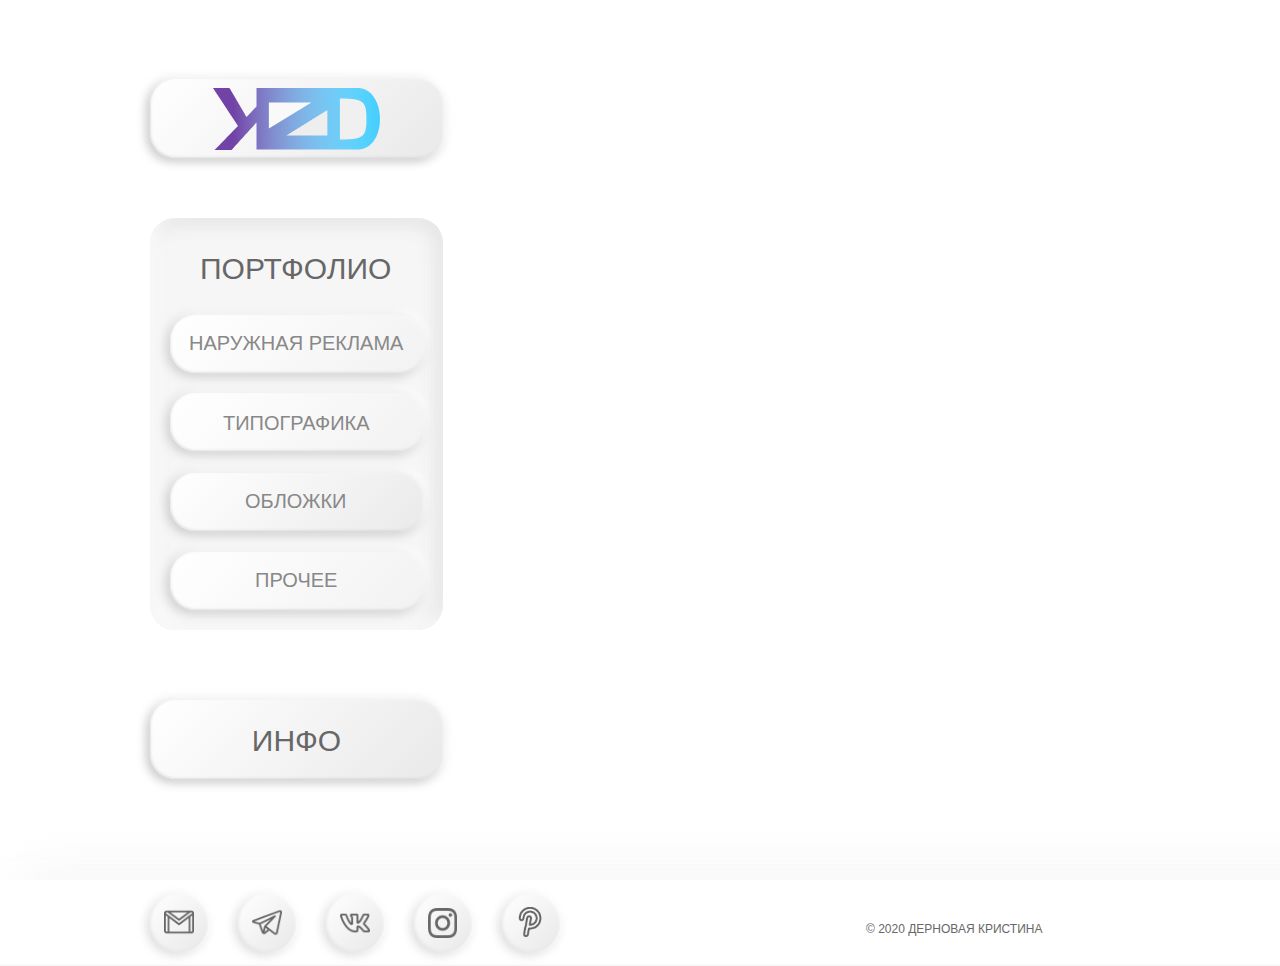
<file: index.html>
<!DOCTYPE html>
<html>

<head>
    <meta charset="UTF-8">
    <link rel="stylesheet" href="style.css">
    <title>DKN</title>
</head>

<body>
    <div class="frame classabsolute classframe1"></div>
    <div class="frame2 classabsolute classradius classbackgraungframe"></div>
    <div class="contactscircle1 classabsolute classcotact"></div>
    <div class="contactscircle2 classabsolute classcotact"></div>
    <div class="contactscircle3 classabsolute classcotact"></div>
    <div class="contactscircle4 classabsolute classcotact"></div>
    <div class="contactscircle5 classabsolute classcotact"></div>
    <div class="button_logo classabsolute classradius"></div>

    <div>
        <a href="https://mail.google.com/mail/u/1/?tab=wm&ogbl#inbox?compose=GTvVlcSBpDrvwdqbnnlllTJKnDpBwPzfsClJMpfDqgDpkxqCJtflRdjBhKRwcbFvnQnnChVMMPVKg"
            target="_blank"><img src="img/gmailser.png" class="contacts_gmail classabsolute"><img src="img/gmailklk.png"
                class="contacts_gmailklk classabsolute"></a>
        <a href="https://t.me/kastillo_digital" target="_blank"><img src="img/telegramser.png"
                class="contacts_telegram classabsolute"><img src="img/telegramklk.png" class="contacts_telegramklk classabsolute"></a>
        <a href="https://vk.com/kastillo" target="_blank"><img src="img/vkser.png" class="contacts_vk classabsolute"><img
                src="img/vkklk.png" class="contacts_vkklk classabsolute"></a>
        <a href="https://www.instagram.com/__kastillo__/?hl=ru" target="_blank"><img src="img/instagramser.png"
                class="contacts_instagram classabsolute"><img src="img/instagramklk.png" class="contacts_instagramklk classabsolute"></a>
        <a href="https://www.pinterest.ru/kristinakstll/_saved/" target="_blank"><img src="img/pinterestser.png"
                class="contacts_pinterest classabsolute"><img src="img/pinterestklk.png" class="contacts_pinterestklk classabsolute"></a>
    </div>

    <p><a class="portfolio classabsolute classsrial">ПОРТФОЛИО</a></p>
    <div class="button_nr classabsolute classradius"></div>
    <p><a href="nr.html" class="txt_nr classabsolute classsrial classtxtcolor8">НАРУЖНАЯ РЕКЛАМА</a></p>
    <div class="button_typography classabsolute classradius"></div>
    <p><a href="typography.html" class="txt_typography classabsolute classsrial classtxtcolor8">ТИПОГРАФИКА</a></p>
    <div class="button_covers classabsolute classradius"></div>
    <p><a href="covers.html" class="txt_covers classabsolute classsrial classtxtcolor8">ОБЛОЖКИ</a></p>
    <div class="button_other classabsolute classradius"></div>
    <p><a href="other.html" class="txt_other classabsolute classsrial classtxtcolor8">ПРОЧЕЕ</a></p>
    <div class="button_info classabsolute classradius"></div>
    <p><a href="info.html" class="txt_info classabsolute classsrial">ИНФО</a></p>

    <div>
        <a><img src="img/logoklk.png" class="logo_index classabsolute"></a>
        <a><img src="img/skilet_index.gif" class="gif_skilet_index classabsolute"></a>
    </div>

    <div class="copyrigh classabsolute classsrial">
        <p id="copyrigh">© 2020 ДЕРНОВАЯ КРИСТИНА</p>
    </div>
</body>
</file>
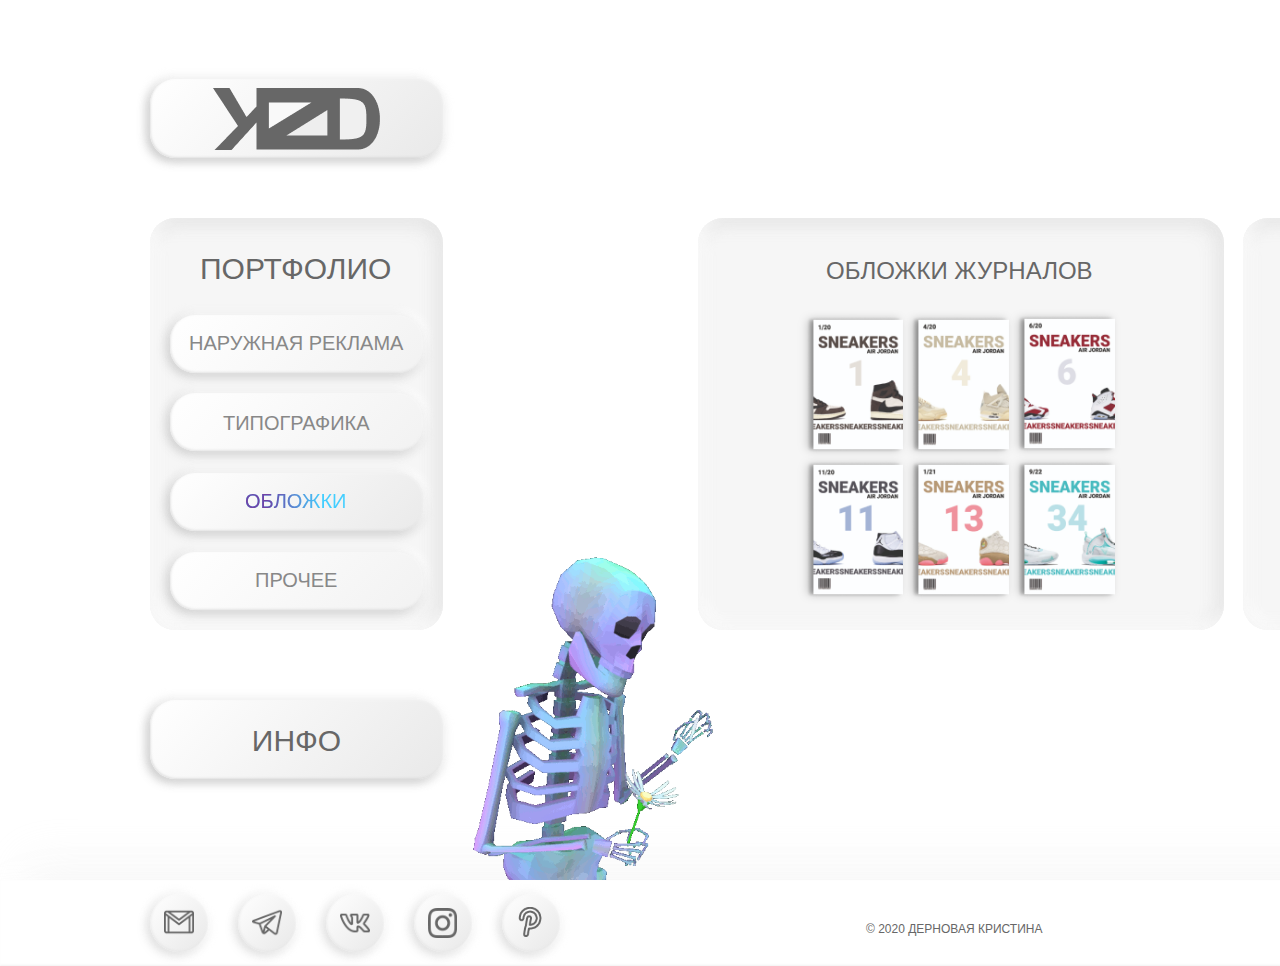
<file: covers.html>
<!DOCTYPE html>
<html>

<head>
    <meta charset="UTF-8">
    <link rel="stylesheet" href="style.css">
    <title>DKN</title>
</head>

<body>
    <div class="frame classabsolute classframe1"></div>
    <div class="frame2 classabsolute classradius classbackgraungframe"></div>
    <div class="frame3 classabsolute classradius classbackgraungframe"></div>
    <div class="frame4 classabsolute classradius classbackgraungframe"></div>
    <div class="contactscircle1 classabsolute classcotact"></div>
    <div class="contactscircle2 classabsolute classcotact"></div>
    <div class="contactscircle3 classabsolute classcotact"></div>
    <div class="contactscircle4 classabsolute classcotact"></div>
    <div class="contactscircle5 classabsolute classcotact"></div>
    <div class="button_logo classabsolute classradius"></div>

    <div>
        <a href="https://mail.google.com/mail/u/1/?tab=wm&ogbl#inbox?compose=GTvVlcSBpDrvwdqbnnlllTJKnDpBwPzfsClJMpfDqgDpkxqCJtflRdjBhKRwcbFvnQnnChVMMPVKg"
            target="_blank"><img src="img/gmailser.png" class="contacts_gmail classabsolute"><img src="img/gmailklk.png"
                class="contacts_gmailklk classabsolute"></a>
        <a href="https://t.me/kastillo_digital" target="_blank"><img src="img/telegramser.png"
                class="contacts_telegram classabsolute"><img src="img/telegramklk.png" class="contacts_telegramklk classabsolute"></a>
        <a href="https://vk.com/kastillo" target="_blank"><img src="img/vkser.png" class="contacts_vk classabsolute"><img
                src="img/vkklk.png" class="contacts_vkklk classabsolute"></a>
        <a href="https://www.instagram.com/__kastillo__/?hl=ru" target="_blank"><img src="img/instagramser.png"
                class="contacts_instagram classabsolute"><img src="img/instagramklk.png" class="contacts_instagramklk classabsolute"></a>
        <a href="https://www.pinterest.ru/kristinakstll/_saved/" target="_blank"><img src="img/pinterestser.png"
                class="contacts_pinterest classabsolute"><img src="img/pinterestklk.png" class="contacts_pinterestklk classabsolute"></a>
    </div>

    <p><a class="txt_magazine_covers classabsolute classsrial classtxtcolor12">ОБЛОЖКИ ЖУРНАЛОВ</a></p>
    <a><img src="img/post4.png" class="img_post4 classabsolute claccfilterimg scale"></a>
    <a><img src="img/post5.png" class="img_post5 classabsolute claccfilterimg scale"></a>
    <a><img src="img/post6.png" class="img_post6 classabsolute claccfilterimg scale"></a>
    <a><img src="img/post7.png" class="img_post7 classabsolute claccfilterimg scale"></a>
    <a><img src="img/post8.png" class="img_post8 classabsolute claccfilterimg scale"></a>
    <a><img src="img/post9.png" class="img_post9 classabsolute claccfilterimg scale"></a>
    <p><a class="txt_album_covers classabsolute classsrial classtxtcolor12">ОБЛОЖКИ АЛЬБОМОВ</a></p>
    <a><img src="img/post10.png" class="img_post10 classabsolute claccfilterimg scale"></a>
    <a><img src="img/post11.png" class="img_post11 classabsolute claccfilterimg scale"></a>
    <a><img src="img/post12.png" class="img_post12 classabsolute claccfilterimg scale"></a>
    <a><img src="img/post13.png" class="img_post13 classabsolute claccfilterimg scale"></a>

    <p><a class="portfolio classabsolute classsrial">ПОРТФОЛИО</a></p>
    <div class="button_nr classabsolute classradius"></div>
    <p><a href="nr.html" class="txt_nr classabsolute classsrial classtxtcolor8">НАРУЖНАЯ РЕКЛАМА</a></p>
    <div class="button_typography classabsolute classradius"></div>
    <p><a href="typography.html" class="txt_typography classabsolute classsrial classtxtcolor8">ТИПОГРАФИКА</a></p>
    <div class="button_covers classabsolute classradius"></div>
    <p><a href="covers.html" class="txt_covers_co classabsolute classsrial classtxtcolor8">ОБЛОЖКИ</a></p>
    <div class="button_other classabsolute classradius"></div>
    <p><a href="other.html" class="txt_other classabsolute classsrial classtxtcolor8">ПРОЧЕЕ</a></p>
    <div class="button_info classabsolute classradius"></div>
    <p><a href="info.html" class="txt_info classabsolute classsrial">ИНФО</a></p>

    <div>
        <a href="index.html"><img src="img/logoser.png" class="logo classabsolute"><img src="img/logoklk.png" class="logoklk classabsolute"></a>
        <a><img src="img/skilet_covers.gif" class="gif_skilet_covers classabsolute"></a>
    </div>

    <div class="copyrigh classabsolute classsrial">
        <p id="copyrigh">© 2020 ДЕРНОВАЯ КРИСТИНА</p>
    </div>
</body>
</file>
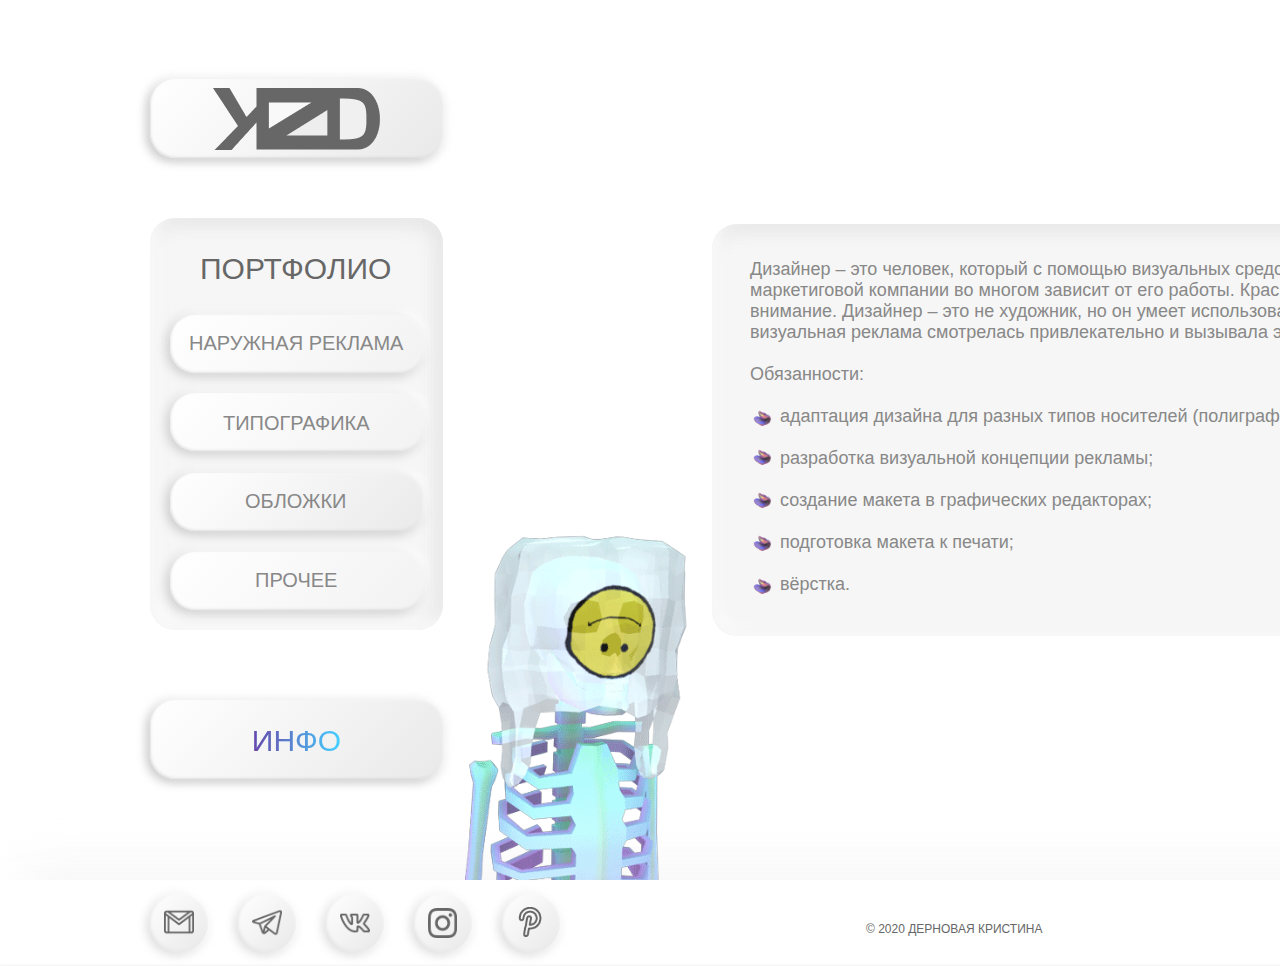
<file: info.html>
<!DOCTYPE html>
<html>

<head>
    <meta charset="UTF-8">
    <link rel="stylesheet" href="style.css">
    <title>DKN</title>
</head>

<body>
    <div class="frame classabsolute classframe1"></div>
    <div class="frame2 classabsolute classradius classbackgraungframe"></div>
    <div class="frame7 classabsolute classradius classbackgraungframe"></div>
    <div class="contactscircle1 classabsolute classcotact"></div>
    <div class="contactscircle2 classabsolute classcotact"></div>
    <div class="contactscircle3 classabsolute classcotact"></div>
    <div class="contactscircle4 classabsolute classcotact"></div>
    <div class="contactscircle5 classabsolute classcotact"></div>
    <div class="button_logo classabsolute classradius"></div>

    <div>
        <a href="https://mail.google.com/mail/u/1/?tab=wm&ogbl#inbox?compose=GTvVlcSBpDrvwdqbnnlllTJKnDpBwPzfsClJMpfDqgDpkxqCJtflRdjBhKRwcbFvnQnnChVMMPVKg"
            target="_blank"><img src="img/gmailser.png" class="contacts_gmail classabsolute"><img src="img/gmailklk.png"
                class="contacts_gmailklk classabsolute"></a>
        <a href="https://t.me/kastillo_digital" target="_blank"><img src="img/telegramser.png"
                class="contacts_telegram classabsolute"><img src="img/telegramklk.png" class="contacts_telegramklk classabsolute"></a>
        <a href="https://vk.com/kastillo" target="_blank"><img src="img/vkser.png" class="contacts_vk classabsolute"><img
                src="img/vkklk.png" class="contacts_vkklk classabsolute"></a>
        <a href="https://www.instagram.com/__kastillo__/?hl=ru" target="_blank"><img src="img/instagramser.png"
                class="contacts_instagram classabsolute"><img src="img/instagramklk.png" class="contacts_instagramklk classabsolute"></a>
        <a href="https://www.pinterest.ru/kristinakstll/_saved/" target="_blank"><img src="img/pinterestser.png"
                class="contacts_pinterest classabsolute"><img src="img/pinterestklk.png" class="contacts_pinterestklk classabsolute"></a>
    </div>

    <p><a class="txt_infos classabsolute classsrial classtxtcolor8 classtxtinfo">Дизайнер – это человек, который с помощью визуальных средств доносит до людей информацию о продукте. Успех маркетиговой компании во многом зависит от его работы. Красивая и необычная реклама обращает на себя внимание. Дизайнер – это не художник, но он умеет использовать художественные средства таким образом, чтобы визуальная реклама смотрелась привлекательно и вызывала эмоциональный отклик у покупателей.</a></p>
    <p><a class="txt_infos1 classabsolute classsrial classtxtcolor8 classtxtinfo">Обязанности:</a></p>
    <p><a class="txt_infos2 classabsolute classsrial classtxtcolor8 classtxtinfo">адаптация дизайна для разных типов носителей (полиграфии, баннеров, сувенирной продукции и т. д.);</a></p>
    <p><a class="txt_infos3 classabsolute classsrial classtxtcolor8 classtxtinfo">разработка визуальной концепции рекламы;</a></p>
    <p><a class="txt_infos4 classabsolute classsrial classtxtcolor8 classtxtinfo">создание макета в графических редакторах;</a></p>
    <p><a class="txt_infos5 classabsolute classsrial classtxtcolor8 classtxtinfo">подготовка макета к печати;</a></p>
    <p><a class="txt_infos6 classabsolute classsrial classtxtcolor8 classtxtinfo">вёрстка.</a></p> 
        </a></p>

    <p><a class="portfolio classabsolute classsrial">ПОРТФОЛИО</a></p>
    <div class="button_nr classabsolute classradius"></div>
    <p><a href="nr.html" class="txt_nr classabsolute classsrial classtxtcolor8">НАРУЖНАЯ РЕКЛАМА</a></p>
    <div class="button_typography classabsolute classradius"></div>
    <p><a href="typography.html" class="txt_typography classabsolute classsrial classtxtcolor8">ТИПОГРАФИКА</a></p>
    <div class="button_covers classabsolute classradius"></div>
    <p><a href="covers.html" class="txt_covers classabsolute classsrial classtxtcolor8">ОБЛОЖКИ</a></p>
    <div class="button_other classabsolute classradius"></div>
    <p><a href="other.html" class="txt_other classabsolute classsrial classtxtcolor8">ПРОЧЕЕ</a></p>
    <div class="button_info classabsolute classradius"></div>
    <p><a href="info.html" class="txt_info_in classabsolute classsrial">ИНФО</a></p>

    <div>
        <a href="index.html"><img src="img/logoser.png" class="logo classabsolute"><img src="img/logoklk.png" class="logoklk classabsolute"></a>
        <a><img src="img/skilet_info.gif" class="gif_skilet_info classabsolute"></a>
        <a><img src="img/dot.gif" class="gif_dot1 classabsolute"></a>
        <a><img src="img/dot.gif" class="gif_dot2 classabsolute"></a>
        <a><img src="img/dot.gif" class="gif_dot3 classabsolute"></a>
        <a><img src="img/dot.gif" class="gif_dot4 classabsolute"></a>
        <a><img src="img/dot.gif" class="gif_dot5 classabsolute"></a>
    </div>

    <div class="copyrigh classabsolute classsrial">
        <p id="copyrigh">© 2020 ДЕРНОВАЯ КРИСТИНА</p>
    </div>
</body>
</file>
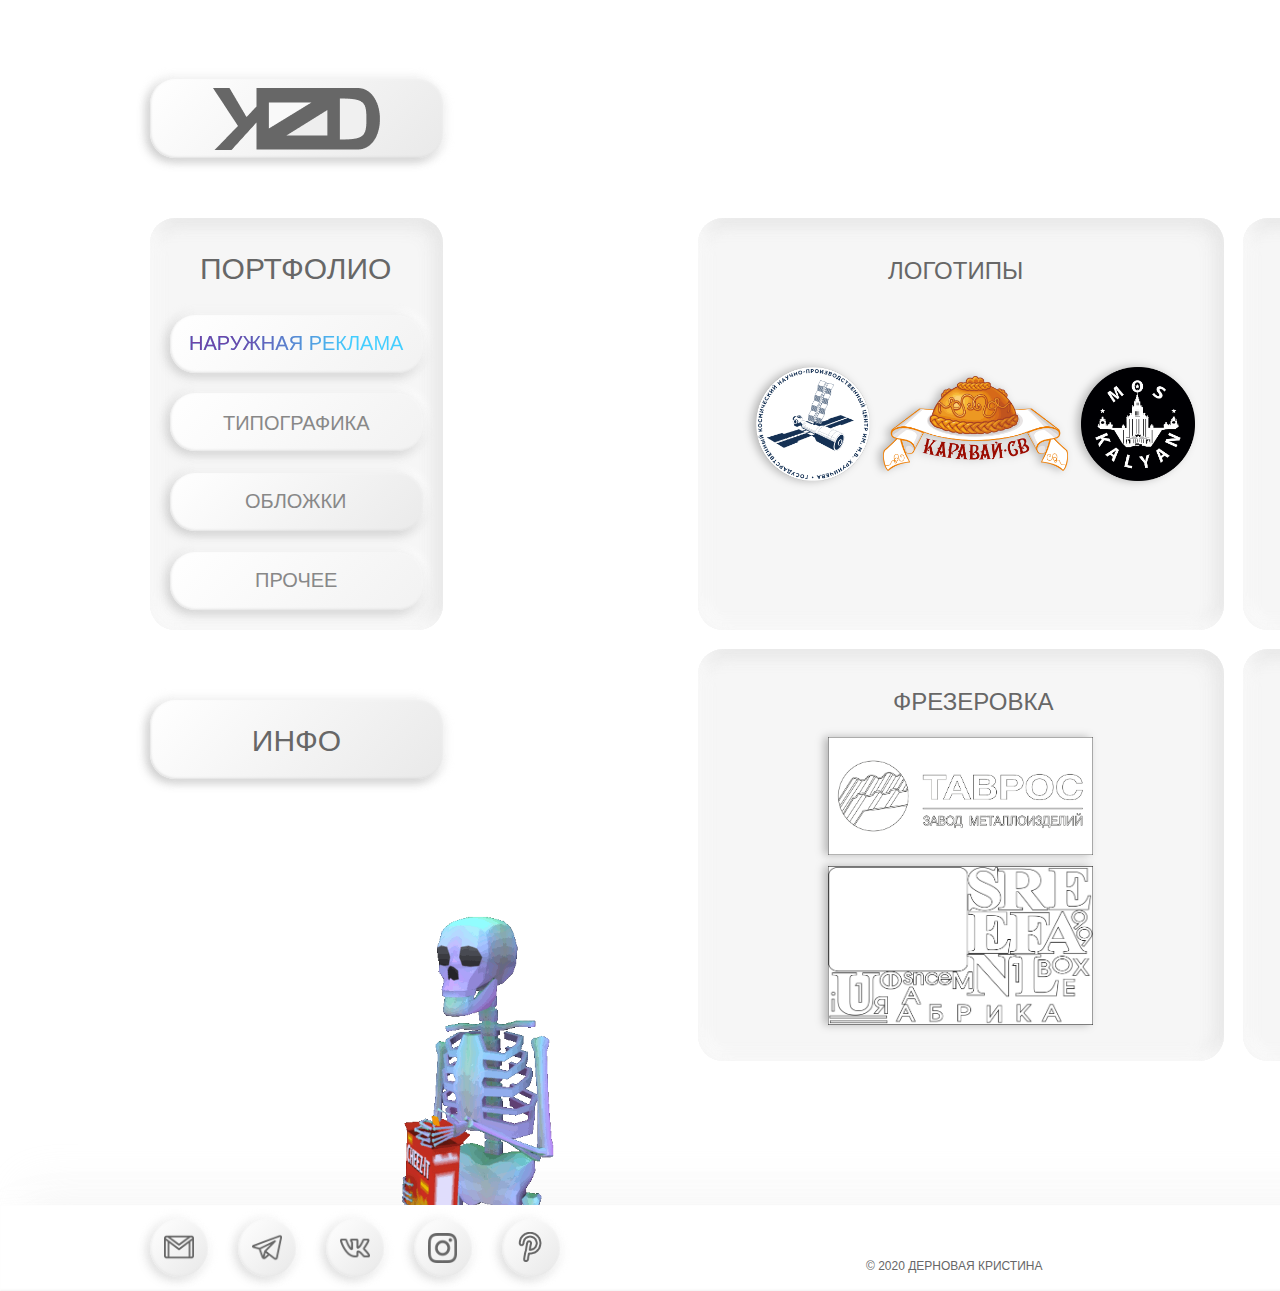
<file: nr.html>
<!DOCTYPE html>
<html>

<head>
    <meta charset="UTF-8">
    <link rel="stylesheet" href="style.css">
    <title>DKN</title>
</head>

<body>
    <div class="frame1 classabsolute classframe1"></div>
    <div class="frame2 classabsolute classradius classbackgraungframe"></div>
    <div class="frame3 classabsolute classradius classbackgraungframe"></div>
    <div class="frame4 classabsolute classradius classbackgraungframe"></div>
    <div class="frame5 classabsolute classradius classbackgraungframe"></div>
    <div class="frame6 classabsolute classradius classbackgraungframe"></div>
    <div class="contactscircle1_nr classcotactnr classcotact classabsolute"></div>
    <div class="contactscircle2_nr classcotactnr classcotact classabsolute"></div>
    <div class="contactscircle3_nr classcotactnr classcotact classabsolute"></div>
    <div class="contactscircle4_nr classcotactnr classcotact classabsolute"></div>
    <div class="contactscircle5_nr classcotactnr classcotact classabsolute"></div>
    <div class="button_logo classabsolute classradius"></div>

    <div>
        <a href="https://mail.google.com/mail/u/1/?tab=wm&ogbl#inbox?compose=GTvVlcSBpDrvwdqbnnlllTJKnDpBwPzfsClJMpfDqgDpkxqCJtflRdjBhKRwcbFvnQnnChVMMPVKg"
            target="_blank"><img src="img/gmailser.png" class="contacts_gmail_nr classabsolute"><img src="img/gmailklk.png"
                class="contacts_gmailklk_nr classabsolute"></a>
        <a href="https://t.me/kastillo_digital" target="_blank"><img src="img/telegramser.png"
                class="contacts_telegram_nr classabsolute"><img src="img/telegramklk.png" class="contacts_telegramklk_nr classabsolute"></a>
        <a href="https://vk.com/kastillo" target="_blank"><img src="img/vkser.png" class="contacts_vk_nr classabsolute"><img
                src="img/vkklk.png" class="contacts_vkklk_nr classabsolute"></a>
        <a href="https://www.instagram.com/__kastillo__/?hl=ru" target="_blank"><img src="img/instagramser.png"
                class="contacts_instagram_nr classabsolute"><img src="img/instagramklk.png" class="contacts_instagramklk_nr classabsolute"></a>
        <a href="https://www.pinterest.ru/kristinakstll/_saved/" target="_blank"><img src="img/pinterestser.png"
                class="contacts_pinterest_nr classabsolute"><img src="img/pinterestklk.png" class="contacts_pinterestklk_nr classabsolute"></a>
    </div>

    <p><a class="txt_logos classabsolute classsrial classtxtcolor12">ЛОГОТИПЫ</a></p>
    <a><img src="img/logos1.png" class="img_logos1 classabsolute claccfilterimg scale"></a>
    <a><img src="img/logos2.png" class="img_logos2 classabsolute claccfilterimg scale"></a>
    <a><img src="img/logos3.png" class="img_logos3 classabsolute claccfilterimg scale"></a>
    <p><a class="txt_plate classabsolute classsrial classtxtcolor12">ТАБЛИЧКИ</a></p>
    <a><img src="img/plate1.png" class="img_plate1 classabsolute claccfilterimg scale"></a>
    <a><img src="img/plate2.png" class="img_plate2 classabsolute claccfilterimg scale"></a>
    <p><a class="txt_frez classabsolute classsrial classtxtcolor12">ФРЕЗЕРОВКА</a></p>
    <a><img src="img/frez1.png" class="img_frez1 classabsolute claccfilterimg scale"></a>
    <a><img src="img/frez2.png" class="img_frez2 classabsolute claccfilterimg scale"></a>
    <p><a class="txt_letters classabsolute classsrial classtxtcolor12">ОБЪЕМНЫЕ БУКВЫ</a></p>
    <a><img src="img/letters1.png" class="img_letteres1 classabsolute claccfilterimg scale"></a>
    <a><img src="img/letters2.png" class="img_letteres2 classabsolute claccfilterimg scale"></a>
    <a><img src="img/letters3.png" class="img_letteres3 classabsolute claccfilterimg scale"></a>

    <p><a class="portfolio classabsolute classsrial">ПОРТФОЛИО</a></p>
    <div class="button_nr classabsolute classradius"></div>
    <p><a class="txt_nr_nr classabsolute classsrial classtxtcolor8">НАРУЖНАЯ РЕКЛАМА</a></p>
    <div class="button_typography classabsolute classradius"></div>
    <p><a href="typography.html" class="txt_typography classabsolute classsrial classtxtcolor8">ТИПОГРАФИКА</a></p>
    <div class="button_covers classabsolute classradius"></div>
    <p><a href="covers.html" class="txt_covers classabsolute classsrial classtxtcolor8">ОБЛОЖКИ</a></p>
    <div class="button_other classabsolute classradius"></div>
    <p><a href="other.html" class="txt_other classabsolute classsrial classtxtcolor8">ПРОЧЕЕ</a></p>
    <div class="button_info classabsolute classradius"></div>
    <p><a href="info.html" class="txt_info classabsolute classsrial">ИНФО</a></p>


    <div>
        <a href="index.html"><img src="img/logoser.png" class="logo classabsolute"><img src="img/logoklk.png" class="logoklk classabsolute"></a>
        <a><img src="img/skilet_nr.gif" class="gif_skilet_nr classabsolute"></a>
    </div>

    <div class="copyrigh_nr">
        <p id="copyrigh_nr">© 2020 ДЕРНОВАЯ КРИСТИНА</p>
    </div>
</body>
</file>
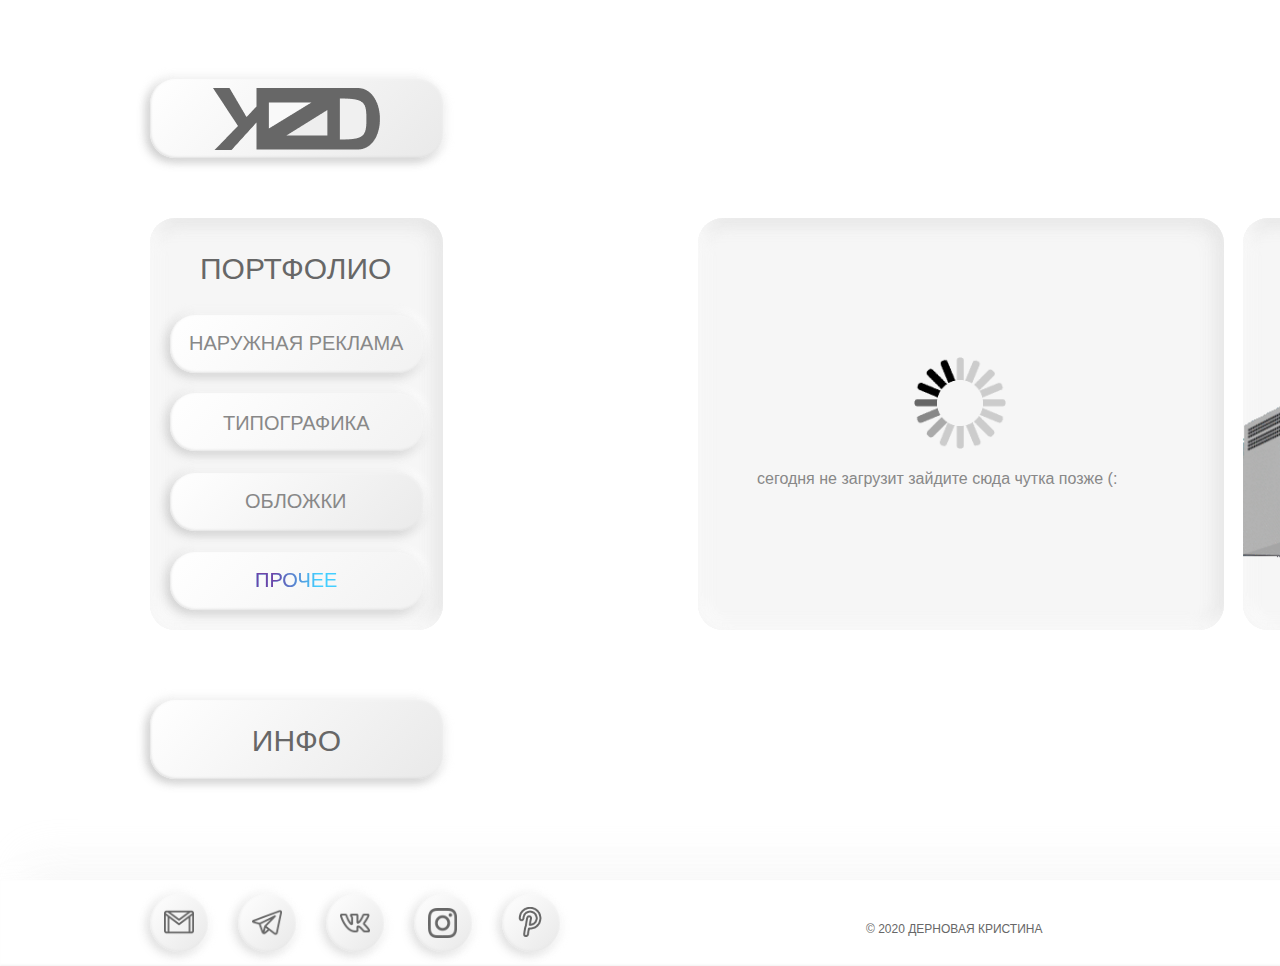
<file: other.html>
<!DOCTYPE html>
<html>

<head>
    <meta charset="UTF-8">
    <link rel="stylesheet" href="style.css">
    <title>DKN</title>
</head>

<body>
    <div class="frame classabsolute classframe1"></div>
    <div class="frame2 classabsolute classradius classbackgraungframe"></div>
    <div class="frame3 classabsolute classradius classbackgraungframe"></div>
    <div class="frame4 classabsolute classradius classbackgraungframe"></div>
    <div class="contactscircle1 classabsolute classcotact"></div>
    <div class="contactscircle2 classabsolute classcotact"></div>
    <div class="contactscircle3 classabsolute classcotact"></div>
    <div class="contactscircle4 classabsolute classcotact"></div>
    <div class="contactscircle5 classabsolute classcotact"></div>
    <div class="button_logo classabsolute classradius"></div>

    <div>
        <a href="https://mail.google.com/mail/u/1/?tab=wm&ogbl#inbox?compose=GTvVlcSBpDrvwdqbnnlllTJKnDpBwPzfsClJMpfDqgDpkxqCJtflRdjBhKRwcbFvnQnnChVMMPVKg"
            target="_blank"><img src="img/gmailser.png" class="contacts_gmail classabsolute"><img src="img/gmailklk.png"
                class="contacts_gmailklk classabsolute"></a>
        <a href="https://t.me/kastillo_digital" target="_blank"><img src="img/telegramser.png"
                class="contacts_telegram classabsolute"><img src="img/telegramklk.png" class="contacts_telegramklk classabsolute"></a>
        <a href="https://vk.com/kastillo" target="_blank"><img src="img/vkser.png" class="contacts_vk classabsolute"><img
                src="img/vkklk.png" class="contacts_vkklk classabsolute"></a>
        <a href="https://www.instagram.com/__kastillo__/?hl=ru" target="_blank"><img src="img/instagramser.png"
                class="contacts_instagram classabsolute"><img src="img/instagramklk.png" class="contacts_instagramklk classabsolute"></a>
        <a href="https://www.pinterest.ru/kristinakstll/_saved/" target="_blank"><img src="img/pinterestser.png"
                class="contacts_pinterest classabsolute"><img src="img/pinterestklk.png" class="contacts_pinterestklk classabsolute"></a>
    </div>

    <p><a class="portfolio classabsolute classsrial">ПОРТФОЛИО</a></p>
    <div class="button_nr classabsolute classradius"></div>
    <p><a href="nr.html" class="txt_nr classabsolute classsrial classtxtcolor8">НАРУЖНАЯ РЕКЛАМА</a></p>
    <div class="button_typography classabsolute classradius"></div>
    <p><a href="typography.html" class="txt_typography classabsolute classsrial classtxtcolor8">ТИПОГРАФИКА</a></p>
    <div class="button_covers classabsolute classradius"></div>
    <p><a href="covers.html" class="txt_covers classabsolute classsrial classtxtcolor8">ОБЛОЖКИ</a></p>
    <div class="button_other classabsolute classradius"></div>
    <p><a href="other.html" class="txt_other_ot classabsolute classsrial classtxtcolor8">ПРОЧЕЕ</a></p>
    <div class="button_info classabsolute classradius"></div>
    <p><a href="info.html" class="txt_info classabsolute classsrial">ИНФО</a></p>
    <p><a class="txt_loang classabsolute classsrial classtxtcolor8">сегодня не загрузит зайдите сюда чутка позже (:</a></p>
    <div>
        <a href="index.html"><img src="img/logoser.png" class="logo classabsolute"><img src="img/logoklk.png" class="logoklk classabsolute"></a>
        <a><img src="img/skilet_other.gif" class="gif_skilet_other classabsolute classradius"></a>
        <a><img src="img/loang.gif" class="loang classabsolute"></a>
    </div>

    <div class="copyrigh classabsolute classsrial">
        <p id="copyrigh">© 2020 ДЕРНОВАЯ КРИСТИНА</p>
    </div>
</body>
</file>
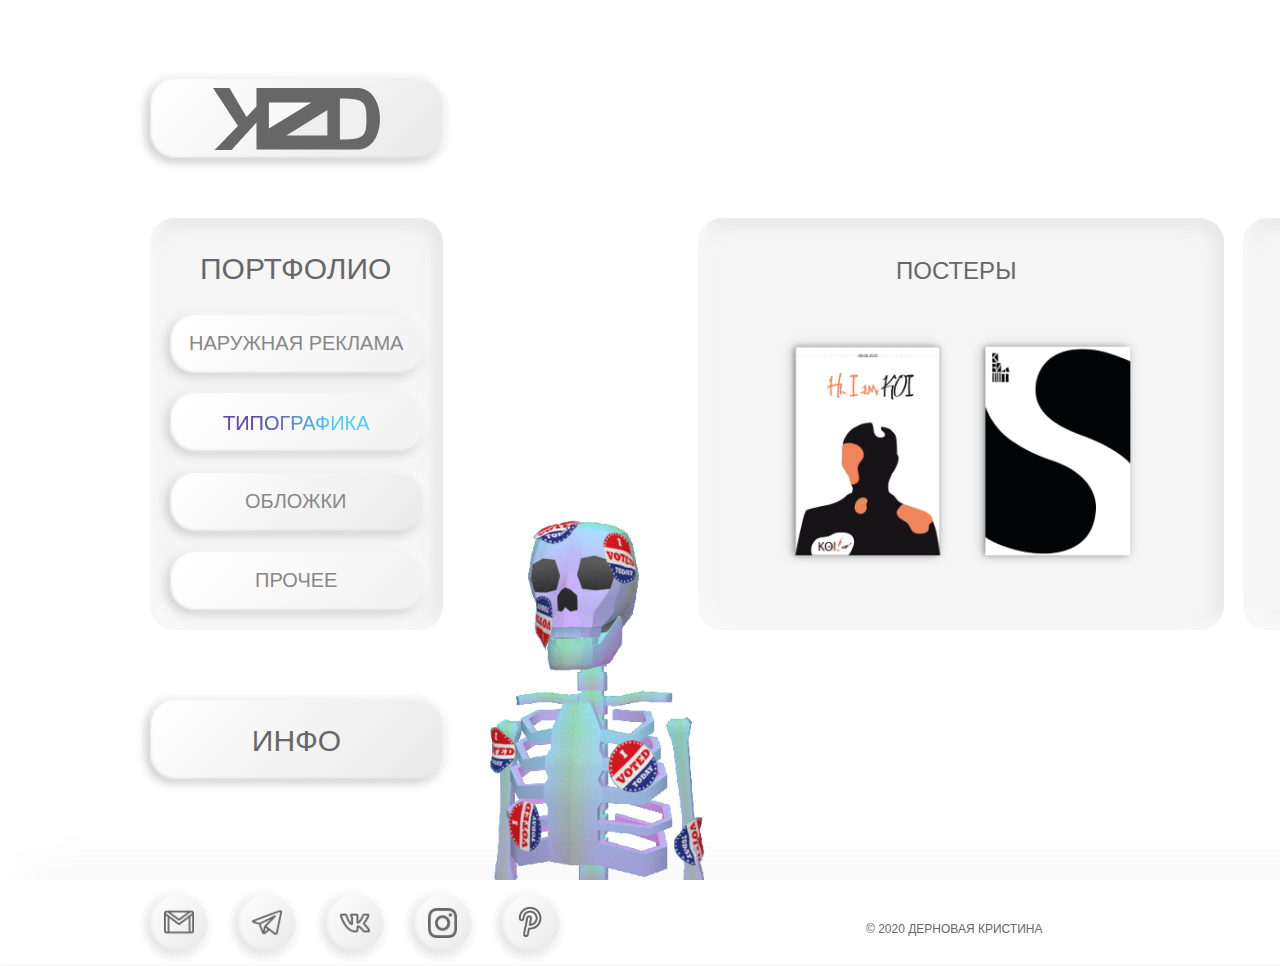
<file: typography.html>
<!DOCTYPE html>
<html>

<head>
    <meta charset="UTF-8">
    <link rel="stylesheet" href="style.css">
    <title>DKN</title>
</head>

<body>
    <div class="frame classabsolute classframe1"></div>
    <div class="frame2 classabsolute classradius classbackgraungframe"></div>
    <div class="frame3 classabsolute classradius classbackgraungframe"></div>
    <div class="frame4 classabsolute classradius classbackgraungframe"></div>
    <div class="contactscircle1 classabsolute classcotact"></div>
    <div class="contactscircle2 classabsolute classcotact"></div>
    <div class="contactscircle3 classabsolute classcotact"></div>
    <div class="contactscircle4 classabsolute classcotact"></div>
    <div class="contactscircle5 classabsolute classcotact"></div>
    <div class="button_logo classabsolute classradius"></div>

    <div>
        <a href="https://mail.google.com/mail/u/1/?tab=wm&ogbl#inbox?compose=GTvVlcSBpDrvwdqbnnlllTJKnDpBwPzfsClJMpfDqgDpkxqCJtflRdjBhKRwcbFvnQnnChVMMPVKg"
            target="_blank"><img src="img/gmailser.png" class="contacts_gmail classabsolute"><img src="img/gmailklk.png"
                class="contacts_gmailklk classabsolute"></a>
        <a href="https://t.me/kastillo_digital" target="_blank"><img src="img/telegramser.png"
                class="contacts_telegram classabsolute"><img src="img/telegramklk.png" class="contacts_telegramklk classabsolute"></a>
        <a href="https://vk.com/kastillo" target="_blank"><img src="img/vkser.png" class="contacts_vk classabsolute"><img
                src="img/vkklk.png" class="contacts_vkklk classabsolute"></a>
        <a href="https://www.instagram.com/__kastillo__/?hl=ru" target="_blank"><img src="img/instagramser.png"
                class="contacts_instagram classabsolute"><img src="img/instagramklk.png" class="contacts_instagramklk classabsolute"></a>
        <a href="https://www.pinterest.ru/kristinakstll/_saved/" target="_blank"><img src="img/pinterestser.png"
                class="contacts_pinterest classabsolute"><img src="img/pinterestklk.png" class="contacts_pinterestklk classabsolute"></a>
    </div>

    <p><a class="txt_poster classabsolute classsrial classtxtcolor12">ПОСТЕРЫ</a></p>
    <a><img src="img/post1.png" class="img_post1 classabsolute scale"></a>
    <a><img src="img/post2.png" class="img_post2 classabsolute scale"></a>
    <p><a class="txt_postcards classabsolute classsrial classtxtcolor12">АНИМИРОВАННЫЕ ОТКРЫТКИ</a></p>
    <a><img src="img/post3.gif" class="img_post3 classabsolute scale"></a>
    <a><img src="img/post14.gif" class="img_post14 classabsolute scale"></a>

    <p><a class="portfolio classabsolute classsrial">ПОРТФОЛИО</a></p>
    <div class="button_nr classabsolute classradius"></div>
    <p><a href="nr.html" class="txt_nr classabsolute classsrial classtxtcolor8">НАРУЖНАЯ РЕКЛАМА</a></p>
    <div class="button_typography classabsolute classradius"></div>
    <p><a href="typography.html" class="txt_typography_ty classabsolute classsrial classtxtcolor8">ТИПОГРАФИКА</a></p>
    <div class="button_covers classabsolute classradius"></div>
    <p><a href="covers.html" class="txt_covers classabsolute classsrial classtxtcolor8">ОБЛОЖКИ</a></p>
    <div class="button_other classabsolute classradius"></div>
    <p><a href="other.html" class="txt_other classabsolute classsrial classtxtcolor8">ПРОЧЕЕ</a></p>
    <div class="button_info classabsolute classradius"></div>
    <p><a href="info.html" class="txt_info classabsolute classsrial">ИНФО</a></p>

    <div>
        <a href="index.html"><img src="img/logoser.png" class="logo classabsolute"><img src="img/logoklk.png" class="logoklk classabsolute"></a>
        <a><img src="img/skilet_typography.gif" class="gif_skilet_typography classabsolute"></a>
    </div>

    <div class="copyrigh classabsolute classsrial">
        <p id="copyrigh">© 2020 ДЕРНОВАЯ КРИСТИНА</p>
    </div>
</body>
</file>
<file: style.css>
.classabsolute {
        position: absolute;
    }
    .classsrial {
        font-family: Arial;
        font-style: normal;
        font-weight: normal;
    }
    .classradius {
        border-radius: 25px;
    }
    .classbackgraungframe {
        background: #F6F6F6;
        box-shadow: inset 7px 7px 14px rgba(229, 229, 229, 0.2), inset -7px -7px 14px rgba(229, 229, 229, 0.2), inset 7px -7px 14px rgba(255, 255, 255, 0.9), inset -7px 7px 18px rgba(229, 229, 229, 0.9);
    }
    .classtxtcolor8 {
        color: #888888;
    }
    .claccfilterimg {
        filter: drop-shadow(-4px 0px 4px rgba(0, 0, 0, 0.25));
    }
    .classcotact {
        background: linear-gradient(135deg, #FFFFFF 0%, #E8E8E8 100%);
        box-shadow: 4px 4px 8px rgba(224, 224, 224, 0.2), -4px -4px 8px rgba(224, 224, 224, 0.2), 4px -4px 8px rgba(255, 255, 255, 0.9), -4px 4px 10px rgba(224, 224, 224, 0.9), inset -1px 1px 2px rgba(255, 255, 255, 0.3), inset 1px -1px 2px rgba(224, 224, 224, 0.5);
        border-radius: 100px;
    }
    .classcotactnr {
        top: 1219px;
    }
    .classframe1 {
        background: #FFFFFF;
        box-shadow: -23px 23px 46px rgba(231, 231, 231, 0.2), 23px -23px 46px rgba(231, 231, 231, 0.2), -23px -23px 46px rgba(255, 255, 255, 0.9), 23px 23px 58px rgba(231, 231, 231, 0.9), inset 1px 1px 2px rgba(255, 255, 255, 0.3), inset -1px -1px 2px rgba(231, 231, 231, 0.5);
        height: 86px;
        left: 0px;
    }
    .classtxtinfo {
        line-height: 21px;
        font-size: 18px;
    }
    .classtxtcolor12 {
        font-size: 24px;
        line-height: 28px;
        color: #676767;
    }
    .scale {
        transition: all 1s ease-out;
        
    }
    .scale:hover {
        transform:scale(1.7);
        z-index: 1;
        position: absolute;
    }
    .frame {
        width: 1920px;
        top: 880px;  
    }
    .frame1 {
        width: 1903px;
        top: 1205px; 
        
    }
    .frame2 {
        width: 293px;
        height: 412px;
        left: 150px;
        top: 218px;
    }
    .frame3 {
        width: 526px;
        height: 412px;
        left: 698px;
        top: 218px;
    }
    .frame4 {
        width: 526px;
        height: 412px;
        left: 1243px;
        top: 218px;
    }
    .frame5 {
        width: 526px;
        height: 412px;
        left: 698px;
        top: 649px;
    }
    .frame6 {
        width: 526px;
        height: 412px;
        left: 1243px;
        top: 649px;
    }
    .frame7 {
        width: 1072px;
        height: 412px;
        left: 712px;
        top: 224px;
    }
    .txt_infos {
        width: 997px;
        height: 370px;
        left: 750px;
        top: 259px;
    }
    .txt_infos1{
        width: 120px;
        height: 27px;
        left: 750px;
        top: 364px;
    }
    .txt_infos2{
        width: 874px;
        height: 25px;
        left: 780px;
        top: 406px;
    }
    .txt_infos3 {
        width: 388px;
        height: 25px;
        left: 780px;
        top: 448px;
    }
    .txt_infos4 {
        width: 394px;
        height: 23px;
        left: 780px;
        top: 490px;
    }
    .txt_infos5 {
        width: 242px;
        height: 27px;
        left: 780px;
        top: 532px;
    }
    .txt_infos6 {
        width: 90px;
        height: 24px;
        left: 780px;
        top: 574px;
    }
    .txt_logos {
        width: 144px;
        height: 32px;
        left: 888px;
        top: 257px;
        
    }
    .txt_plate {
        width: 105px;
        height: 32px;
        left: 1454px;
        top: 257px;
        
    }
    .txt_frez {
        width: 165px;
        height: 32px;
        left: 893px;
        top: 688px;
        
    }
    .txt_letters {
        width: 233px;
        height: 32px;
        left: 1405px;
        top: 688px;
        
    }
    .txt_poster {
        width: 129px;
        height: 32px;
        left: 896px;
        top: 257px;
        
    }
    .txt_postcards {
        width: 366px;
        height: 32px;
        left: 1323px;
        top: 257px;
        
    }
    .txt_magazine_covers {
        width: 269px;
        height: 32px;
        left: 826px;
        top: 257px;
        
    }
    .txt_album_covers {
        width: 269px;
        height: 32px;
        left: 1372px;
        top: 257px;
        
    }
    .img_logos1 {
        width: 114px;
        height: 114px;
        left: 756px;
        top: 367px;
    }
    .img_logos2 {
        width: 185px;
        height: 95px;
        left: 883px;
        top: 376px;
    }
    .img_logos3 {
        width: 114px;
        height: 114px;
        left: 1081px;
        top: 367px;
    }
    .img_plate1 {
        width: 168px;
        height: 246px;
        left: 1330px;
        top: 318px;
    }
    .img_plate2 {
        width: 175px;
        height: 246px;
        left: 1537px;
        top: 318px;
    }
    .img_frez1 {
        width: 265px;
        height: 118px;
        left: 828px;
        top: 737px;
    }
    .img_frez2 {
        width: 265px;
        height: 159px;
        left: 828px;
        top: 866px;
    }
    .img_letteres1{
        width: 378px;
        height: 48px;
        left: 1332px;
        top: 737px;
    }
    .img_letteres2 {
        width: 384px;
        height: 43px;
        left: 1329px;
        top: 823px;
    }
    .img_letteres3 {
        width: 380px;
        height: 103px;
        left: 1331px;
        top: 904px;
    }
    .img_post1 {
        width: 156px;
        height: 220px;
        left: 788px;
        top: 341px;
        filter: drop-shadow(-2px 0px 6px rgba(0, 0, 0, 0.25));
    }
    .img_post2 {
        width: 156px;
        height: 220px;
        left: 978px;
        top: 341px;
        filter: drop-shadow(-2px 0px 6px rgba(0, 0, 0, 0.25));
    }
    .img_post3 {
        width: 123px;
        height: 220px;
        left: 1345px;
        top: 341px;
        filter: drop-shadow(-2px 0px 6px rgba(0, 0, 0, 0.25));
    }
    .img_post4 {
        width: 97px;
        height: 137px;
        left: 806px;
        top: 316px;
    }
    .img_post5{
        width: 98px;
        height: 137px;
        left: 911px;
        top: 316px;
    }
    .img_post6 {
        width: 98px;
        height: 137px;
        left: 1017px;
        top: 315px;
    }
    .img_post7 {
        width: 97px;
        height: 137px;
        left: 806px;
        top: 461px;
    }
    .img_post8 {
        width: 98px;
        height: 137px;
        left: 911px;
        top: 461px;
    }
    .img_post9 {
        width: 98px;
        height: 137px;
        left: 1017px;
        top: 461px;
    }
    .img_post10 {
        width: 130px;
        height: 132px;
        left: 1327px;
        top: 316px;
    }
    .img_post11 {
        width: 222px;
        height: 149px;
        left: 1464px;
        top: 313px;
    }
    .img_post12 {
        width: 130px;
        height: 130px;
        left: 1327px;
        top: 469px;
    }
    .img_post13 {
        width: 210px;
        height: 131px;
        left: 1476px;
        top: 468px;
    }
    .img_post14 {
        width: 124px;
        height: 220px;
        left: 1543px;
        top: 341px;
        filter: drop-shadow(-2px 0px 6px rgba(0, 0, 0, 0.25));
    }
    .contactscircle1 {
        width: 58px;
        height: 58px;
        left: 150px;
        top: 894px;
    }
    .contactscircle1_nr {
        width: 58px;
        height: 58px;
        left: 150px;
    }
    .contactscircle2 {
        width: 58px;
        height: 58px;
        left: 238px;
        top: 894px;
    }
    .contactscircle2_nr {
        width: 58px;
        height: 58px;
        left: 238px;
    }
    .contactscircle3 {
        width: 58px;
        height: 58px;
        left: 326px;
        top: 894px;
    }
    .contactscircle3_nr {
        width: 58px;
        height: 58px;
        left: 326px;
    }
    .contactscircle4 {
        width: 58px;
        height: 58px;
        left: 414px;
        top: 894px;
    }   
    .contactscircle4_nr {
        width: 58px;
        height: 58px;
        left: 414px;
    } 
    .contactscircle5 {
        width: 58px;
        height: 58px;
        left: 502px;
        top: 894px;
    } 
    .contactscircle5_nr {
        width: 58px;
        height: 58px;
        left: 502px;
    }
    .contacts_gmail {
        width: 30px;
        height: 30px;
        left: 164px;
        top: 907px; 
        filter: opacity(1)   
    }   
    .contacts_gmail:hover {
        filter: opacity(0)
    }
    .contacts_gmailklk {
        width: 30px;
        height: 30px;
        left: 164px;
        top: 907px; 
        filter: opacity(0)   
    }   
    .contacts_gmailklk:hover {
        filter: opacity(1)
    }
    .contacts_gmail_nr {
        width: 30px;
        height: 30px;
        left: 164px;
        top: 1232px;
        filter: opacity(1)   
    }   
    .contacts_gmail_nr:hover {
        filter: opacity(0)
    }
    .contacts_gmailklk_nr {
        width: 30px;
        height: 30px;
        left: 164px;
        top: 1232px;
        filter: opacity(0)   
    }   
    .contacts_gmailklk_nr:hover {
        filter: opacity(1)
    }
    .contacts_telegram {
        width: 30px;
        height: 29px;
        left: 252px;
        top: 908px;
        filter: opacity(1)
    }
    .contacts_telegram:hover {
        filter: opacity(0)
    }
    .contacts_telegramklk {
        width: 30px;
        height: 29px;
        left: 252px;
        top: 908px;
        filter: opacity(0)
    }
    .contacts_telegramklk:hover {
        filter: opacity(1)
    }
    .contacts_telegram_nr {
        width: 30px;
        height: 29px;
        left: 252px;
        top: 1233px;
        filter: opacity(1)
    }
    .contacts_telegram_nr:hover {
        filter: opacity(0)
    }
    .contacts_telegramklk_nr {
        width: 30px;
        height: 29px;
        left: 252px;
        top: 1233px;
        filter: opacity(0)
    }
    .contacts_telegramklk_nr:hover {
        filter: opacity(1)
    }
    .contacts_vk {
        width: 30px;
        height: 30px;
        left: 340px;
        top: 908px;
        filter: opacity(1)
    }
    .contacts_vk:hover {
        filter: opacity(0)
    }
    .contacts_vkklk {
        width: 30px;
        height: 30px;
        left: 340px;
        top: 908px;
        filter: opacity(0)
    }
    .contacts_vkklk:hover {
        filter: opacity(1)
    }
    .contacts_vk_nr {
        width: 30px;
        height: 30px;
        left: 340px;
        top: 1233px;
        filter: opacity(1)
    }
    .contacts_vk_nr:hover {
        filter: opacity(0)
    }
    .contacts_vkklk_nr {
        width: 30px;
        height: 30px;
        left: 340px;
        top: 1233px;
        filter: opacity(0)
    }
    .contacts_vkklk_nr:hover {
        filter: opacity(1)
    }
    .contacts_instagram {
        width: 29px;
        height: 30px;
        left: 428px;
        top: 908px;
        filter: opacity(1)
    }
    .contacts_instagram:hover {
        filter: opacity(0)
    }
    .contacts_instagramklk {
        width: 29px;
        height: 30px;
        left: 428px;
        top: 908px;
        filter: opacity(0)
    }
    .contacts_instagramklk:hover {
        filter: opacity(1)
    }
    .contacts_instagram_nr {
        width: 29px;
        height: 30px;
        left: 428px;
        top: 1233px;
        filter: opacity(1)
    }
    .contacts_instagram_nr:hover {
        filter: opacity(0)
    }
    .contacts_instagramklk_nr {
        width: 29px;
        height: 30px;
        left: 428px;
        top: 1233px;
        filter: opacity(0)
    }
    .contacts_instagramklk_nr:hover {
        filter: opacity(1)
    }
    .contacts_pinterest {
        width: 30px;
        height: 30px;
        left: 515px;
        top: 907px;
        filter: opacity(1)
    }
    .contacts_pinterest:hover {
        filter: opacity(0)
     }
    .contacts_pinterestklk {
        width: 30px;
        height: 30px;
        left: 515px;
        top: 907px;
        filter: opacity(0)
    }
     .contacts_pinterestklk:hover {
        filter: opacity(1)
     }
     .contacts_pinterest_nr {
        width: 30px;
        height: 30px;
        left: 515px;
        top: 1232px;
        filter: opacity(1)
    }
    .contacts_pinterest_nr:hover {
        filter: opacity(0)
     }
    .contacts_pinterestklk_nr {
        width: 30px;
        height: 30px;
        left: 515px;
        top: 1232px;
        filter: opacity(0)
    }
     .contacts_pinterestklk_nr:hover {
        filter: opacity(1)
     }
    .button_logo {
        width: 293px;
        height: 79px;
        left: 150px;
        top: 79px;
        background: linear-gradient(135deg, #FFFFFF 0%, #E9E9E9 100%);
        box-shadow: 4px 4px 8px rgba(203, 203, 203, 0.2), -4px -4px 8px rgba(203, 203, 203, 0.2), 4px -4px 8px rgba(255, 255, 255, 0.9), -4px 4px 10px rgba(203, 203, 203, 0.9), inset -1px 1px 2px rgba(255, 255, 255, 0.3), inset 1px -1px 2px rgba(203, 203, 203, 0.5);
    }
    .logo_index {
        width: 166.93px;
        height: 62px;
        left: 213px;
        top: 88px;
    }
    .logo {
        width: 166.93px;
        height: 62px;
        left: 213px;
        top: 88px;
        filter: opacity(1) 
    }
    .logo:hover {
        filter: opacity(0)
     }
    .logoklk {
        width: 166.93px;
        height: 62px;
        left: 213px;
        top: 88px;
        filter: opacity(0)
    }
    .logoklk:hover {
        filter: opacity(1)
     }
    .portfolio {
        width: 193px;
        height: 32px;
        left: 200px;
        top: 252px;
        font-size: 30px;
        line-height: 34px;
        color: #676767;
    }
    .button_nr {
        width: 253px;
        height: 58px;
        left: 170px;
        top: 315px;
        background: linear-gradient(135deg, #FFFFFF 0%, #F2F2F2 100%);
        box-shadow: 4px 4px 8px rgba(209, 209, 209, 0.2), -4px -4px 8px rgba(209, 209, 209, 0.2), 4px -4px 8px rgba(255, 255, 255, 0.9), -4px 4px 10px rgba(209, 209, 209, 0.9), inset -1px 1px 2px rgba(255, 255, 255, 0.3), inset 1px -1px 2px rgba(209, 209, 209, 0.5);
    }
    .txt_nr_nr {
        width: 215px;
        height: 23px;
        left: 189px;
        top: 332px;
        font-size: 20px;
        line-height: 23px;
        background: linear-gradient(90deg, #7243A6 23.33%, rgba(255, 255, 255, 0) 75.45%),linear-gradient(0deg, #43CEFF, #43CEFF);
        -webkit-background-clip: text;
        -webkit-text-fill-color: transparent;
    }
    .txt_nr {
        width: 215px;
        height: 23px;
        left: 189px;
        top: 332px;
        font-size: 20px;
        line-height: 23px;
    }
    .txt_nr:link {
        text-decoration: none;
    }

    .txt_nr:hover {
        background: linear-gradient(90deg, #7243A6 23.33%, rgba(255, 255, 255, 0) 75.45%),linear-gradient(0deg, #43CEFF, #43CEFF);
        -webkit-background-clip: text;
        -webkit-text-fill-color: transparent;
    }
    .button_typography {
        width: 253px;
        height: 58px;
        left: 170px;
        top: 393px;
        background: linear-gradient(135deg, #FFFFFF 0%, #F2F2F2 100%);
        box-shadow: 4px 4px 8px rgba(209, 209, 209, 0.2), -4px -4px 8px rgba(209, 209, 209, 0.2), 4px -4px 8px rgba(255, 255, 255, 0.9), -4px 4px 10px rgba(209, 209, 209, 0.9), inset -1px 1px 2px rgba(255, 255, 255, 0.3), inset 1px -1px 2px rgba(209, 209, 209, 0.5);
    }
    .txt_typography_ty {
        width: 147px;
        height: 23px;
        left: 223px;
        top: 412px;
        font-size: 20px;
        line-height: 23px;
        background: linear-gradient(90deg, #7243A6 23.33%, rgba(255, 255, 255, 0) 75.45%),linear-gradient(0deg, #43CEFF, #43CEFF);
        -webkit-background-clip: text;
        -webkit-text-fill-color: transparent;
        }
    .txt_typography {
        width: 147px;
        height: 23px;
        left: 223px;
        top: 412px;
        font-size: 20px;
        line-height: 23px;
        }
    .txt_typography:link {
        text-decoration: none;
    }

    .txt_typography:hover {
        background: linear-gradient(90deg, #7243A6 23.33%, rgba(255, 255, 255, 0) 75.45%),linear-gradient(0deg, #43CEFF, #43CEFF);
        -webkit-background-clip: text;
        -webkit-text-fill-color: transparent;
     }
    .button_covers {
        width: 253px;
        height: 58px;
        left: 170px;
        top: 473px;
        background: linear-gradient(135deg, #FFFFFF 0%, #EAEAEA 100%);
        box-shadow: 4px 4px 8px rgba(206, 206, 206, 0.2), -4px -4px 8px rgba(206, 206, 206, 0.2), 4px -4px 8px rgba(255, 255, 255, 0.9), -4px 4px 10px rgba(206, 206, 206, 0.9), inset -1px 1px 2px rgba(255, 255, 255, 0.3), inset 1px -1px 2px rgba(206, 206, 206, 0.5);
     }
     
     .txt_covers {
        width: 102px;
        height: 23px;
        left: 245px;
        top: 490px;
        font-size: 20px;
        line-height: 23px;
     }
     .txt_covers_co {
        width: 102px;
        height: 23px;
        left: 245px;
        top: 490px;
        font-size: 20px;
        line-height: 23px;
        background: linear-gradient(90deg, #7243A6 23.33%, rgba(255, 255, 255, 0) 75.45%),linear-gradient(0deg, #43CEFF, #43CEFF);
        -webkit-background-clip: text;
        -webkit-text-fill-color: transparent;
     }
     .txt_covers:link {
            text-decoration: none;
    }

    .txt_covers:hover {
        background: linear-gradient(90deg, #7243A6 23.33%, rgba(255, 255, 255, 0) 75.45%),linear-gradient(0deg, #43CEFF, #43CEFF);
        -webkit-background-clip: text;
        -webkit-text-fill-color: transparent;
     }
    .button_other {
        width: 253px;
        height: 58px;
        left: 170px;
        top: 552px;
        background: linear-gradient(135deg, #FFFFFF 0%, #F2F2F2 100%);
        box-shadow: 4px 4px 8px rgba(209, 209, 209, 0.2), -4px -4px 8px rgba(209, 209, 209, 0.2), 4px -4px 8px rgba(255, 255, 255, 0.9), -4px 4px 10px rgba(209, 209, 209, 0.9), inset -1px 1px 2px rgba(255, 255, 255, 0.3), inset 1px -1px 2px rgba(209, 209, 209, 0.5);
     }
     .txt_other {
        width: 83px;
        height: 23px;
        left: 255px;
        top: 569px;
        font-size: 20px;
        line-height: 23px;
     }
     .txt_other_ot {
        width: 83px;
        height: 23px;
        left: 255px;
        top: 569px;
        font-size: 20px;
        line-height: 23px;
        background: linear-gradient(90deg, #7243A6 23.33%, rgba(255, 255, 255, 0) 75.45%),linear-gradient(0deg, #43CEFF, #43CEFF);
        -webkit-background-clip: text;
        -webkit-text-fill-color: transparent;
     }
     .txt_other:link {
            text-decoration: none;
    }

    .txt_other:hover {
        background: linear-gradient(90deg, #7243A6 23.33%, rgba(255, 255, 255, 0) 75.45%),linear-gradient(0deg, #43CEFF, #43CEFF);
        -webkit-background-clip: text;
        -webkit-text-fill-color: transparent;
    }
    .button_info {
        width: 293px;
        height: 79px;
        left: 150px;
        top: 700px;
        background: linear-gradient(135deg, #FFFFFF 0%, #E9E9E9 100%);
        box-shadow: 4px 4px 8px rgba(203, 203, 203, 0.2), -4px -4px 8px rgba(203, 203, 203, 0.2), 4px -4px 8px rgba(255, 255, 255, 0.9), -4px 4px 10px rgba(203, 203, 203, 0.9), inset -1px 1px 2px rgba(255, 255, 255, 0.3), inset 1px -1px 2px rgba(203, 203, 203, 0.5);
    }
    .txt_info {
        width: 165px;
        height: 32px;
        left: 214px;
        top: 724px;
        font-size: 30px;
        line-height: 34px;
        text-align: center;
        color: #676767;
    }
    .txt_info_in {
        width: 165px;
        height: 32px;
        left: 214px;
        top: 724px;
        font-size: 30px;
        line-height: 34px;
        text-align: center;
        background: linear-gradient(90deg, #7243A6 23.33%, rgba(255, 255, 255, 0) 75.45%),linear-gradient(0deg, #43CEFF, #43CEFF);
        -webkit-background-clip: text;
        -webkit-text-fill-color: transparent;
    }
    .txt_info {
        text-decoration: none;
    }

    .txt_info:hover {
        background: linear-gradient(90deg, #7243A6 23.33%, rgba(255, 255, 255, 0) 75.45%),linear-gradient(0deg, #43CEFF, #43CEFF);
        -webkit-background-clip: text;
        -webkit-text-fill-color: transparent;
    }
    .gif_skilet_index {
        width: 480px;
        height: 480px;
        left: 1440px;
        top: 486px;
    }
    .gif_skilet_nr {
        width: 357px;
        height: 357px;
        left: 310px;
        top: 848px;
    }
    .gif_skilet_typography {
        width: 393px;
        height: 393px;
        left: 393px;
        top: 487px;
    }
    .gif_skilet_covers {
        width: 378px;
        height: 378px;
        left: 448px;
        top: 502px;
    }
    .gif_skilet_other {
        width: 526px;
        height: 479px;
        left: 1243px;
        top: 147px;
    }
    .gif_skilet_info {
        width: 471px;
        height: 471px;
        left: 355px;
        top: 409px;
    }
    .gif_dot1 {
        width: 24px;
        height: 24px;
        left: 750px;
        top: 407px;
    }
    .gif_dot2 {
        width: 24px;
        height: 24px;
        left: 750px;
        top: 446px;
    }
    .gif_dot3 {
        width: 24px;
        height: 24px;
        left: 750px;
        top: 489px;
    }
    .gif_dot4 {
        width: 24px;
        height: 24px;
        left: 750px;
        top: 532px;
    }
    .gif_dot5 {
        width: 24px;
        height: 24px;
        left: 750px;
        top: 575px;
    }
    .loang {
        width: 92px;
        height: 92px;
        left: 914px;
        top: 357px;
    }
    .txt_loang {
        width: 406px;
        height: 21px;
        left: 757px;
        top: 470px;
    }
    .copyrigh {
        width: 190px;
        height: 16px;
        left: 866px;
        top: 910px;
        font-size: 12px;
        line-height: 14px;
        color: #676767;
    }
    .copyrigh_nr {
        position: absolute;
        width: 190px;
        height: 16px;
        left: 866px;
        top: 1247px;
        font-family: Arial;
        font-style: normal;
        font-weight: normal;
        font-size: 12px;
        line-height: 14px;
        color: #676767;
    }
</file>
